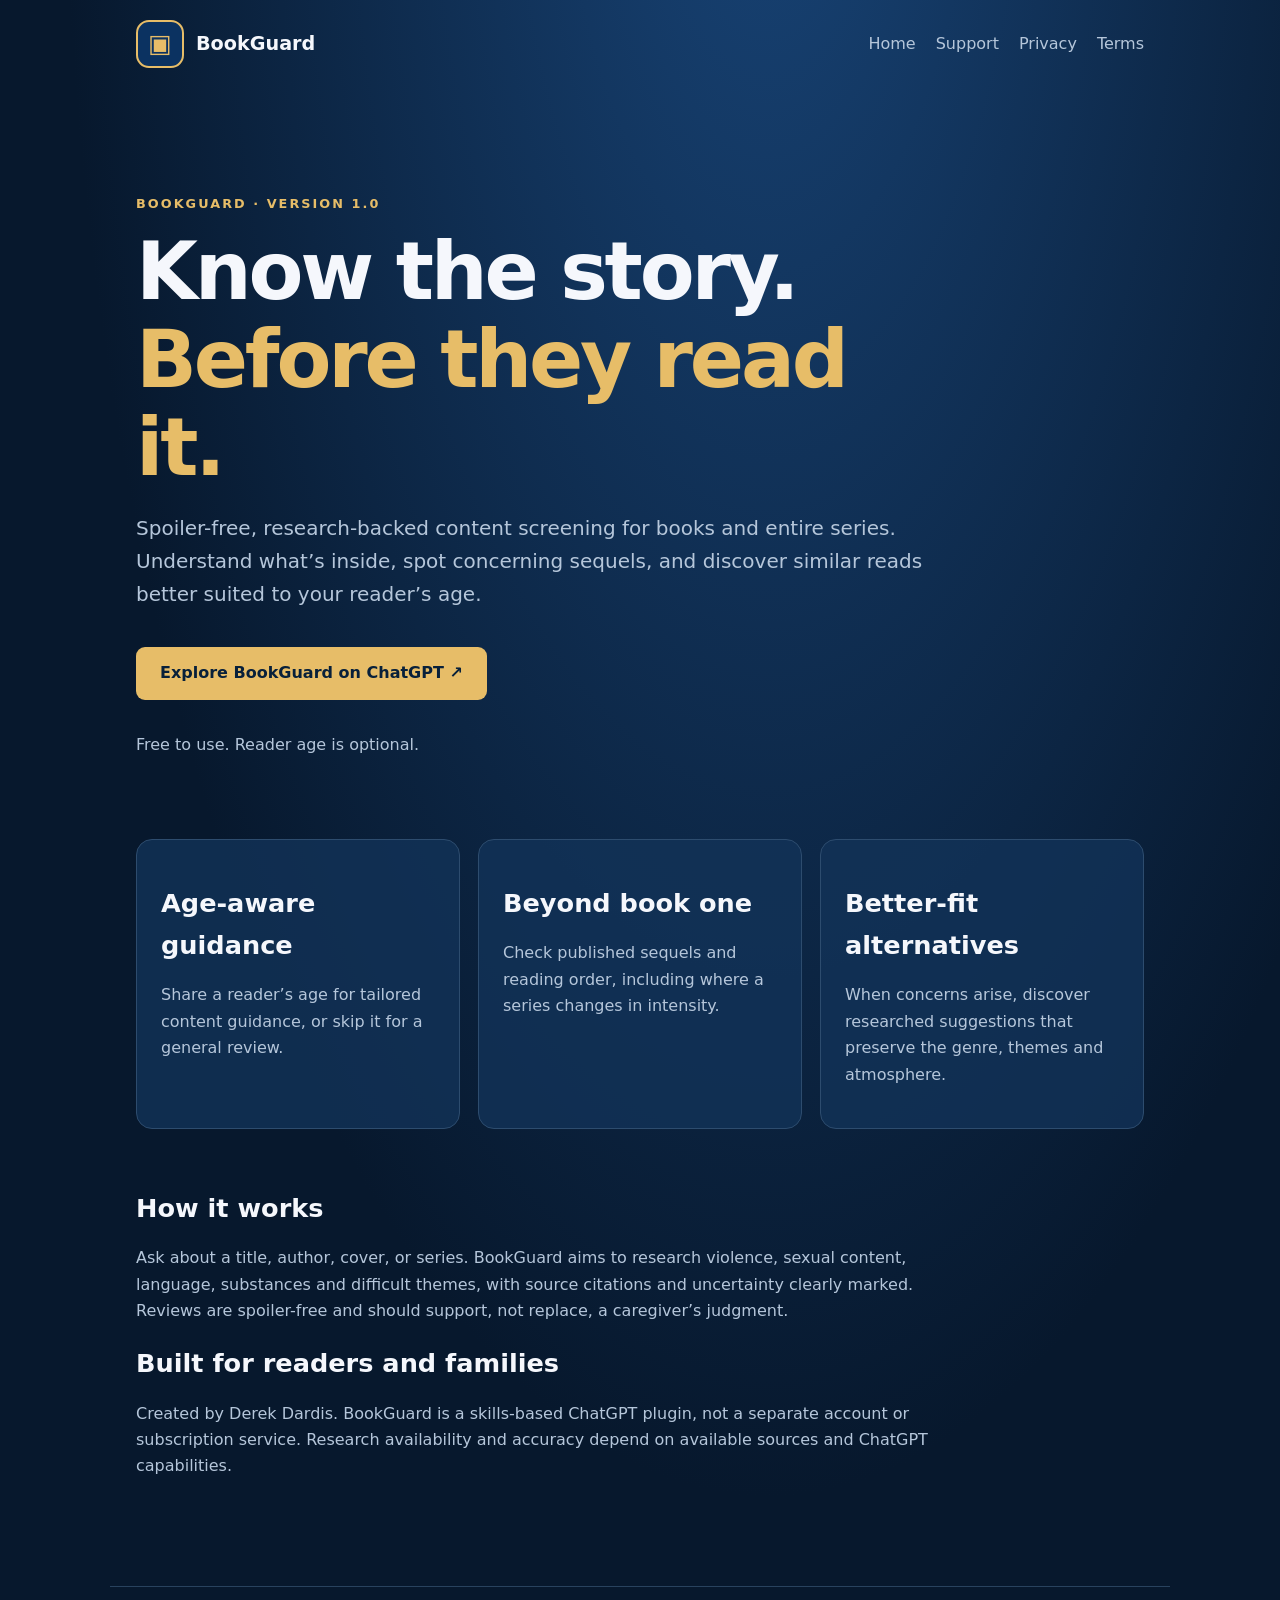
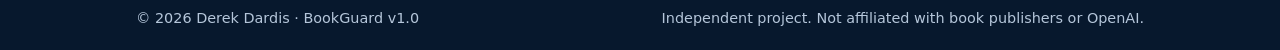
<file: index.html>
<!doctype html><html lang="en"><head><meta charset="utf-8"><meta name="viewport" content="width=device-width, initial-scale=1"><meta name="description" content="Free spoiler-free age-aware book and series reviews."><title>Spoiler-free book screening | BookGuard</title><link rel="stylesheet" href="styles.css"></head><body><header><a class="brand" href="index.html"><span class="logo" aria-hidden="true">▣</span>BookGuard</a><nav aria-label="Main navigation"><a href="index.html">Home</a><a href="support.html">Support</a><a href="privacy.html">Privacy</a><a href="terms.html">Terms</a></nav></header><main><section class="hero"><div class="eyebrow">BookGuard · Version 1.0</div><h1>Know the story.<br><span style="color:var(--gold)">Before they read it.</span></h1><p class="lead">Spoiler-free, research-backed content screening for books and entire series. Understand what’s inside, spot concerning sequels, and discover similar reads better suited to your reader’s age.</p><a class="cta" href="https://chatgpt.com/plugins/plugins_6acd4e55fb1c81918a9e18185bf18c02">Explore BookGuard on ChatGPT ↗</a><p>Free to use. Reader age is optional.</p></section><section class="grid"><article class="card"><h2>Age-aware guidance</h2><p>Share a reader’s age for tailored content guidance, or skip it for a general review.</p></article><article class="card"><h2>Beyond book one</h2><p>Check published sequels and reading order, including where a series changes in intensity.</p></article><article class="card"><h2>Better-fit alternatives</h2><p>When concerns arise, discover researched suggestions that preserve the genre, themes and atmosphere.</p></article></section><section class="page"><h2>How it works</h2><p>Ask about a title, author, cover, or series. BookGuard aims to research violence, sexual content, language, substances and difficult themes, with source citations and uncertainty clearly marked. Reviews are spoiler-free and should support, not replace, a caregiver’s judgment.</p><h2>Built for readers and families</h2><p>Created by Derek Dardis. BookGuard is a skills-based ChatGPT plugin, not a separate account or subscription service. Research availability and accuracy depend on available sources and ChatGPT capabilities.</p></section></main><footer><span>© 2026 Derek Dardis · BookGuard v1.0</span><span>Independent project. Not affiliated with book publishers or OpenAI.</span></footer></body></html>
</file>
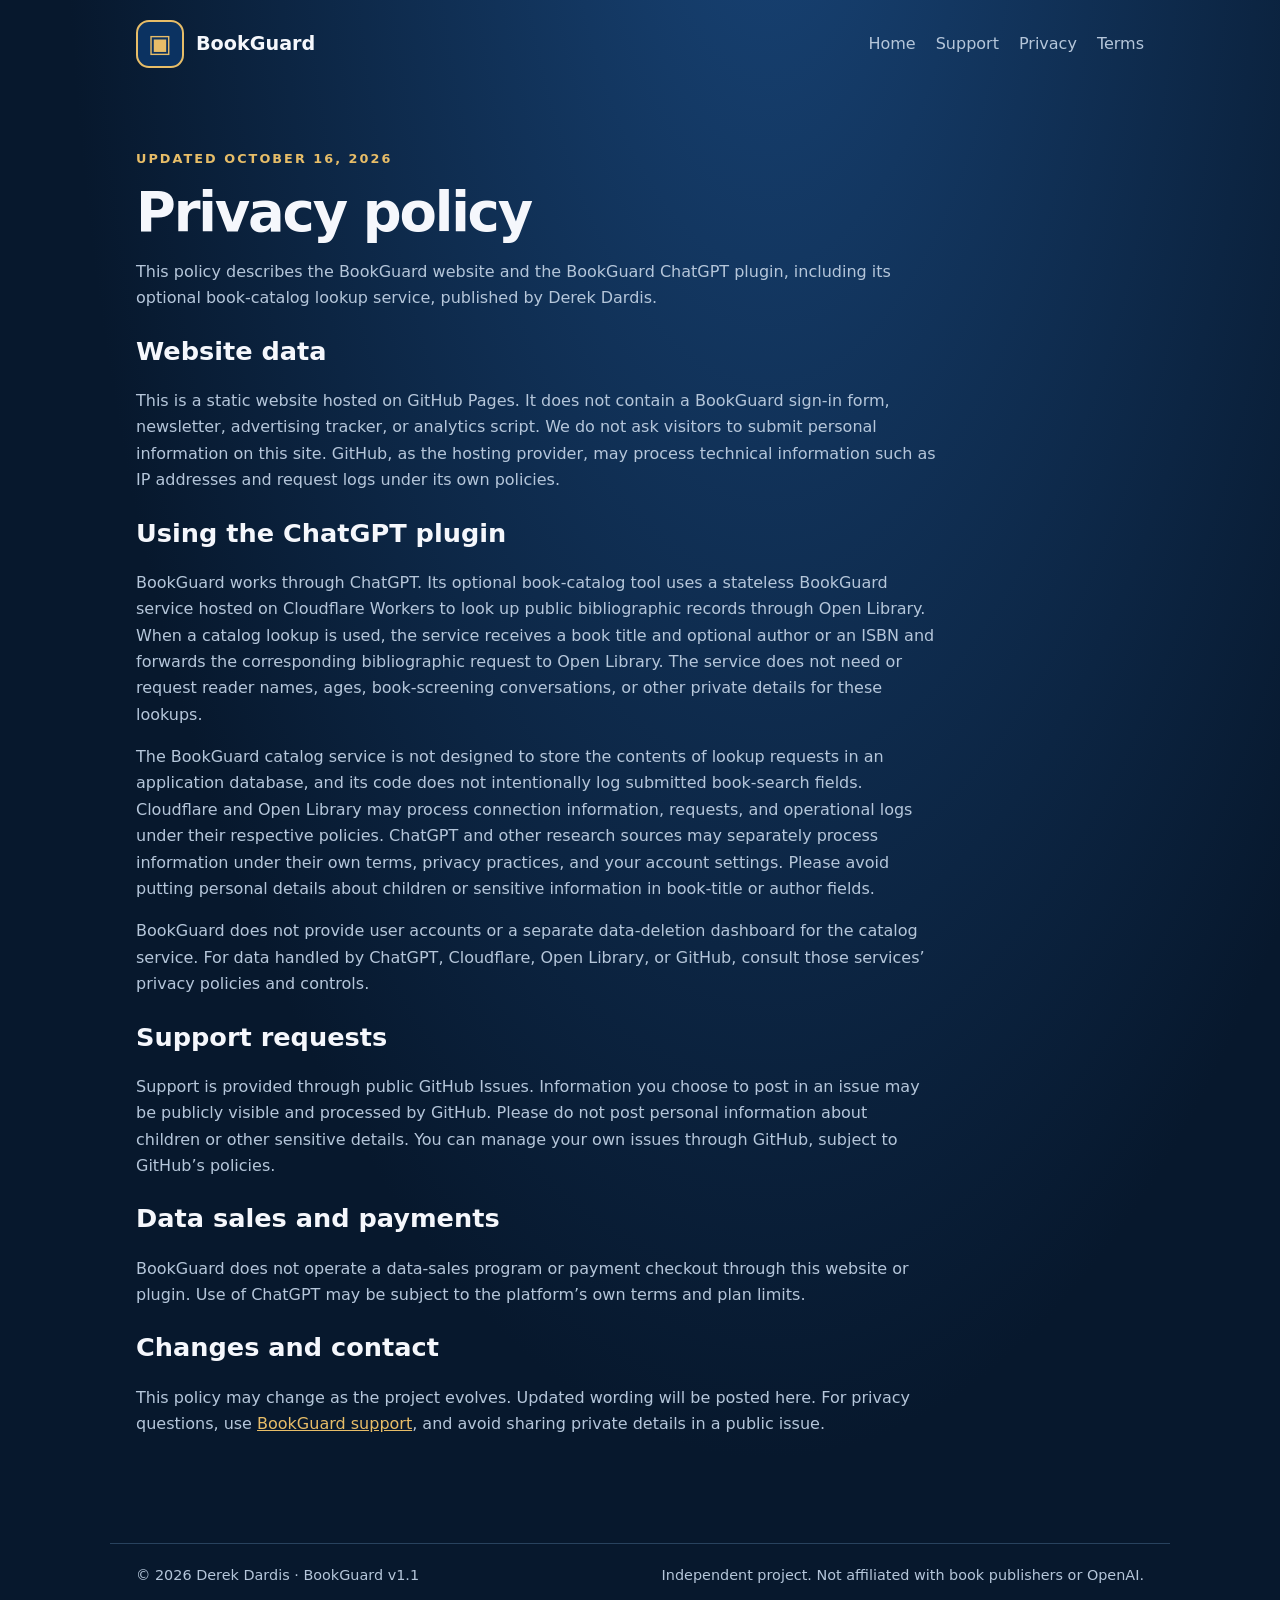
<file: privacy.html>
<!doctype html><html lang="en"><head><meta charset="utf-8"><meta name="viewport" content="width=device-width, initial-scale=1"><meta name="description" content="Privacy practices for the BookGuard website and ChatGPT plugin."><title>Privacy policy | BookGuard</title><link rel="stylesheet" href="styles.css"></head><body><header><a class="brand" href="index.html"><span class="logo" aria-hidden="true">▣</span>BookGuard</a><nav aria-label="Main navigation"><a href="index.html">Home</a><a href="support.html">Support</a><a href="privacy.html">Privacy</a><a href="terms.html">Terms</a></nav></header><main><article class="page"><div class="eyebrow">Updated October 16, 2026</div><h1>Privacy policy</h1><p>This policy describes the BookGuard website and the BookGuard ChatGPT plugin, including its optional book-catalog lookup service, published by Derek Dardis.</p><h2>Website data</h2><p>This is a static website hosted on GitHub Pages. It does not contain a BookGuard sign-in form, newsletter, advertising tracker, or analytics script. We do not ask visitors to submit personal information on this site. GitHub, as the hosting provider, may process technical information such as IP addresses and request logs under its own policies.</p><h2>Using the ChatGPT plugin</h2><p>BookGuard works through ChatGPT. Its optional book-catalog tool uses a stateless BookGuard service hosted on Cloudflare Workers to look up public bibliographic records through Open Library. When a catalog lookup is used, the service receives a book title and optional author or an ISBN and forwards the corresponding bibliographic request to Open Library. The service does not need or request reader names, ages, book-screening conversations, or other private details for these lookups.</p><p>The BookGuard catalog service is not designed to store the contents of lookup requests in an application database, and its code does not intentionally log submitted book-search fields. Cloudflare and Open Library may process connection information, requests, and operational logs under their respective policies. ChatGPT and other research sources may separately process information under their own terms, privacy practices, and your account settings. Please avoid putting personal details about children or sensitive information in book-title or author fields.</p><p>BookGuard does not provide user accounts or a separate data-deletion dashboard for the catalog service. For data handled by ChatGPT, Cloudflare, Open Library, or GitHub, consult those services’ privacy policies and controls.</p><h2>Support requests</h2><p>Support is provided through public GitHub Issues. Information you choose to post in an issue may be publicly visible and processed by GitHub. Please do not post personal information about children or other sensitive details. You can manage your own issues through GitHub, subject to GitHub’s policies.</p><h2>Data sales and payments</h2><p>BookGuard does not operate a data-sales program or payment checkout through this website or plugin. Use of ChatGPT may be subject to the platform’s own terms and plan limits.</p><h2>Changes and contact</h2><p>This policy may change as the project evolves. Updated wording will be posted here. For privacy questions, use <a href="support.html">BookGuard support</a>, and avoid sharing private details in a public issue.</p></article></main><footer><span>© 2026 Derek Dardis · BookGuard v1.1</span><span>Independent project. Not affiliated with book publishers or OpenAI.</span></footer></body></html>
</file>
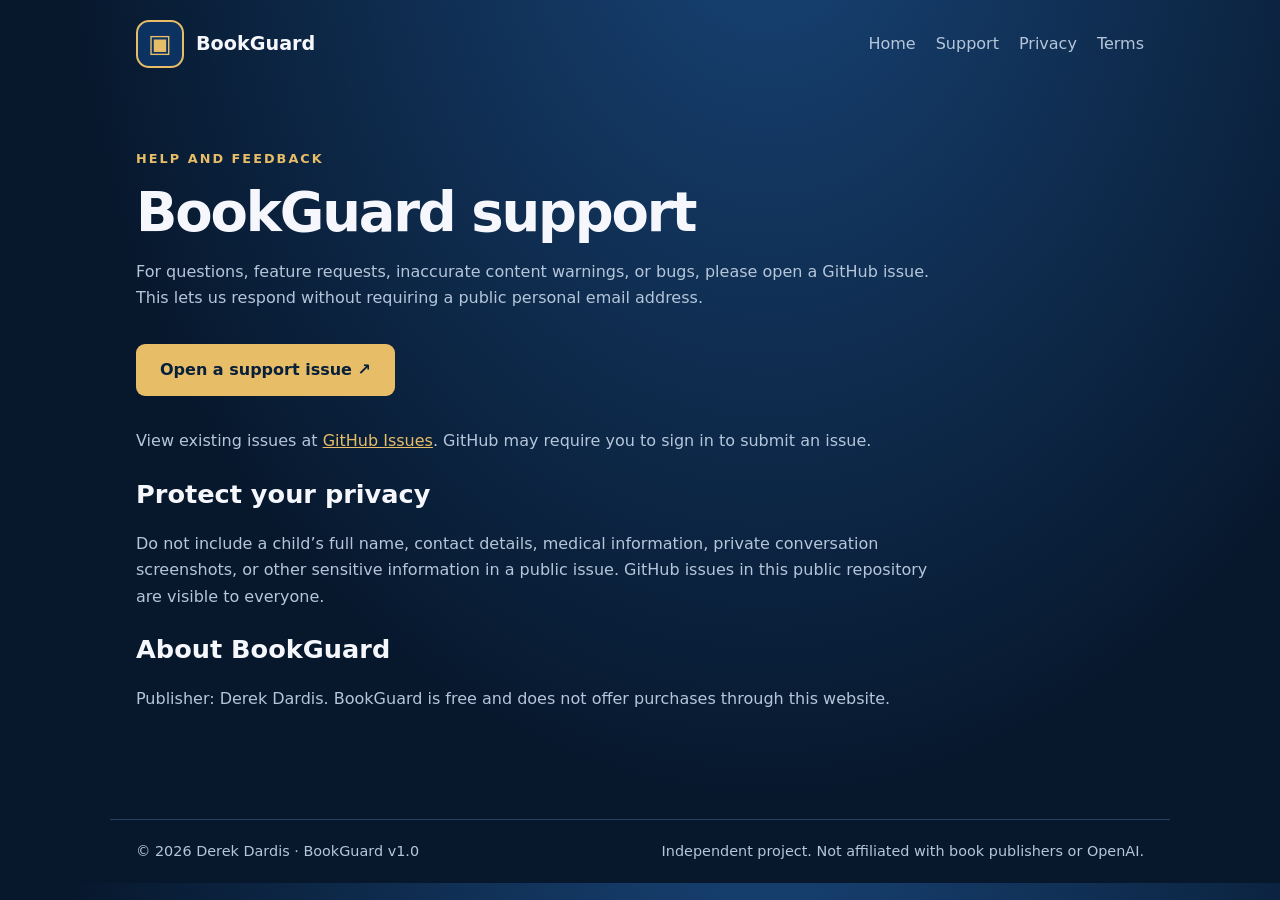
<file: support.html>
<!doctype html><html lang="en"><head><meta charset="utf-8"><meta name="viewport" content="width=device-width, initial-scale=1"><meta name="description" content="Get BookGuard help or report an issue through GitHub."><title>Support | BookGuard</title><link rel="stylesheet" href="styles.css"></head><body><header><a class="brand" href="index.html"><span class="logo" aria-hidden="true">▣</span>BookGuard</a><nav aria-label="Main navigation"><a href="index.html">Home</a><a href="support.html">Support</a><a href="privacy.html">Privacy</a><a href="terms.html">Terms</a></nav></header><main><article class="page"><div class="eyebrow">Help and feedback</div><h1>BookGuard support</h1><p>For questions, feature requests, inaccurate content warnings, or bugs, please open a GitHub issue. This lets us respond without requiring a public personal email address.</p><a class="cta" href="https://github.com/Dazterdly/bookguard-site/issues/new">Open a support issue ↗</a><p>View existing issues at <a href="https://github.com/Dazterdly/bookguard-site/issues">GitHub Issues</a>. GitHub may require you to sign in to submit an issue.</p><h2>Protect your privacy</h2><p>Do not include a child’s full name, contact details, medical information, private conversation screenshots, or other sensitive information in a public issue. GitHub issues in this public repository are visible to everyone.</p><h2>About BookGuard</h2><p>Publisher: Derek Dardis. BookGuard is free and does not offer purchases through this website.</p></article></main><footer><span>© 2026 Derek Dardis · BookGuard v1.0</span><span>Independent project. Not affiliated with book publishers or OpenAI.</span></footer></body></html>
</file>
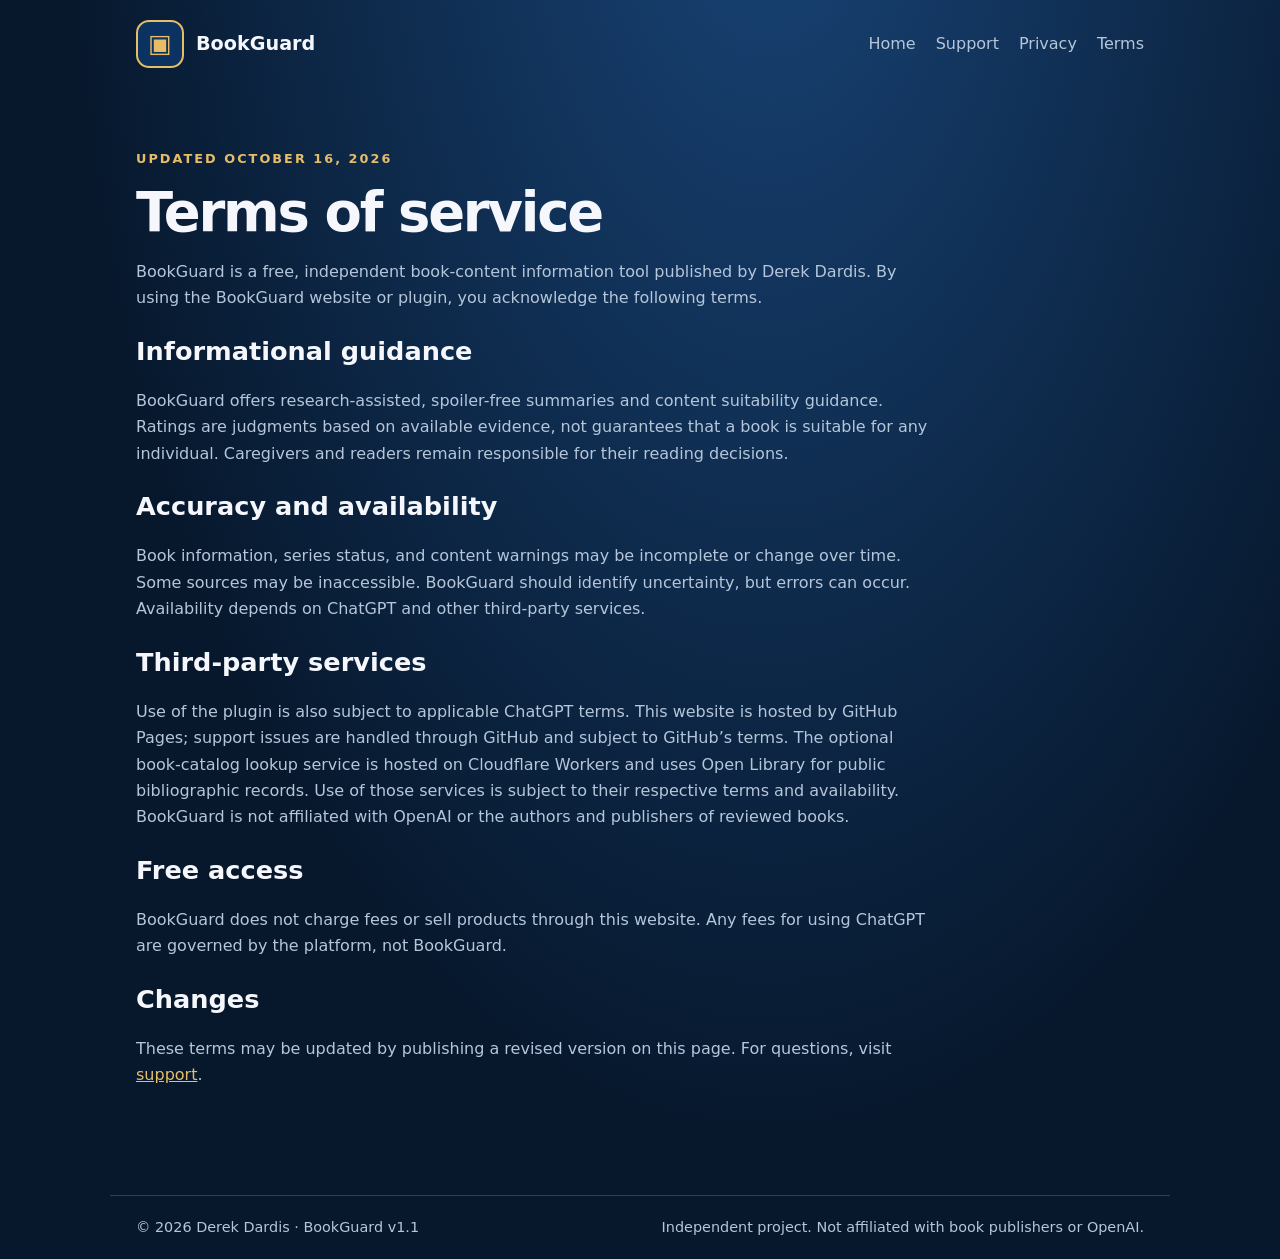
<file: terms.html>
<!doctype html><html lang="en"><head><meta charset="utf-8"><meta name="viewport" content="width=device-width, initial-scale=1"><meta name="description" content="Terms governing the free BookGuard website and plugin."><title>Terms of service | BookGuard</title><link rel="stylesheet" href="styles.css"></head><body><header><a class="brand" href="index.html"><span class="logo" aria-hidden="true">▣</span>BookGuard</a><nav aria-label="Main navigation"><a href="index.html">Home</a><a href="support.html">Support</a><a href="privacy.html">Privacy</a><a href="terms.html">Terms</a></nav></header><main><article class="page"><div class="eyebrow">Updated October 16, 2026</div><h1>Terms of service</h1><p>BookGuard is a free, independent book-content information tool published by Derek Dardis. By using the BookGuard website or plugin, you acknowledge the following terms.</p><h2>Informational guidance</h2><p>BookGuard offers research-assisted, spoiler-free summaries and content suitability guidance. Ratings are judgments based on available evidence, not guarantees that a book is suitable for any individual. Caregivers and readers remain responsible for their reading decisions.</p><h2>Accuracy and availability</h2><p>Book information, series status, and content warnings may be incomplete or change over time. Some sources may be inaccessible. BookGuard should identify uncertainty, but errors can occur. Availability depends on ChatGPT and other third-party services.</p><h2>Third-party services</h2><p>Use of the plugin is also subject to applicable ChatGPT terms. This website is hosted by GitHub Pages; support issues are handled through GitHub and subject to GitHub’s terms. The optional book-catalog lookup service is hosted on Cloudflare Workers and uses Open Library for public bibliographic records. Use of those services is subject to their respective terms and availability. BookGuard is not affiliated with OpenAI or the authors and publishers of reviewed books.</p><h2>Free access</h2><p>BookGuard does not charge fees or sell products through this website. Any fees for using ChatGPT are governed by the platform, not BookGuard.</p><h2>Changes</h2><p>These terms may be updated by publishing a revised version on this page. For questions, visit <a href="support.html">support</a>.</p></article></main><footer><span>© 2026 Derek Dardis · BookGuard v1.1</span><span>Independent project. Not affiliated with book publishers or OpenAI.</span></footer></body></html>
</file>
<file: styles.css>
:root{color-scheme:dark;--bg:#07182d;--panel:#0e2847;--gold:#e7bd68;--text:#f5f7fc;--muted:#b5c6da}*{box-sizing:border-box}body{margin:0;font:16px/1.65 system-ui,-apple-system,sans-serif;background:radial-gradient(ellipse at 60% -15%,#184477,var(--bg) 65%);color:var(--text)}a{color:var(--gold)}header,main,footer{max-width:1060px;margin:auto;padding:20px 26px}header{display:flex;justify-content:space-between;align-items:center;gap:20px}nav{display:flex;gap:20px;flex-wrap:wrap}nav a{text-decoration:none;color:var(--muted)}nav a:hover{color:var(--gold)}.brand{display:flex;align-items:center;gap:12px;font-size:1.2rem;font-weight:800;color:var(--text);text-decoration:none}.logo{width:48px;height:48px;display:inline-grid;place-items:center;background:#0b3261;border:2px solid var(--gold);border-radius:13px;color:var(--gold);font-size:25px}.hero{padding:85px 0 65px;max-width:800px}.eyebrow{letter-spacing:.16em;text-transform:uppercase;color:var(--gold);font-size:.8rem;font-weight:700}h1{font-size:clamp(2.6rem,7vw,5rem);line-height:1.1;letter-spacing:-.04em;margin:14px 0}h2{font-size:1.6rem;margin:18px 0 8px}p{color:var(--muted)}.lead{font-size:1.25rem}.cta{display:inline-block;background:var(--gold);color:#08203a;padding:13px 24px;border-radius:9px;font-weight:800;text-decoration:none;margin:16px 0}.grid{display:grid;grid-template-columns:repeat(auto-fit,minmax(240px,1fr));gap:18px}.card{background:rgba(18,51,88,.8);border:1px solid #2d4c6e;border-radius:16px;padding:24px}.page{max-width:800px;padding-top:40px;padding-bottom:70px}.page h1{font-size:clamp(2.2rem,5vw,3.4rem)}li{margin-bottom:8px;color:var(--muted)}footer{border-top:1px solid #28425e;display:flex;justify-content:space-between;gap:16px;flex-wrap:wrap;color:var(--muted);font-size:.9rem}@media(max-width:620px){header{align-items:flex-start;flex-direction:column}.hero{padding:45px 0}}
</file>
